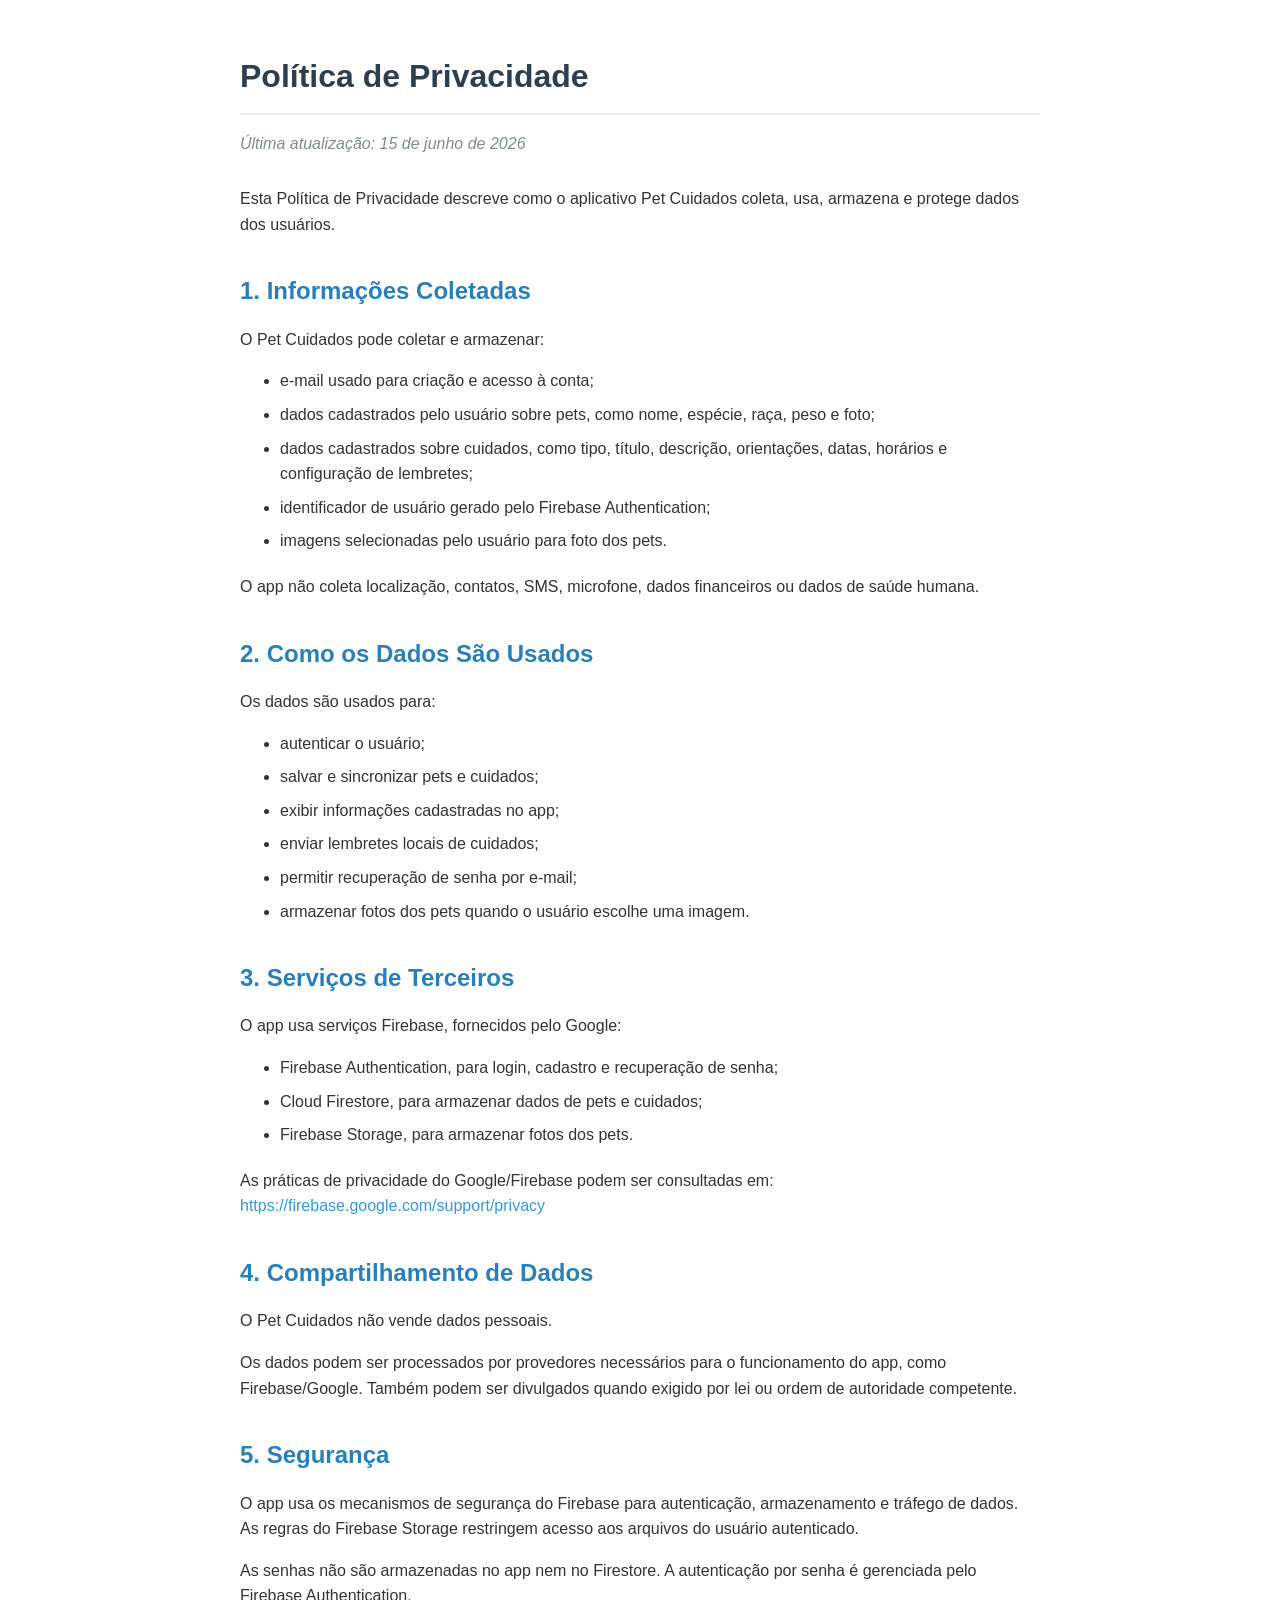
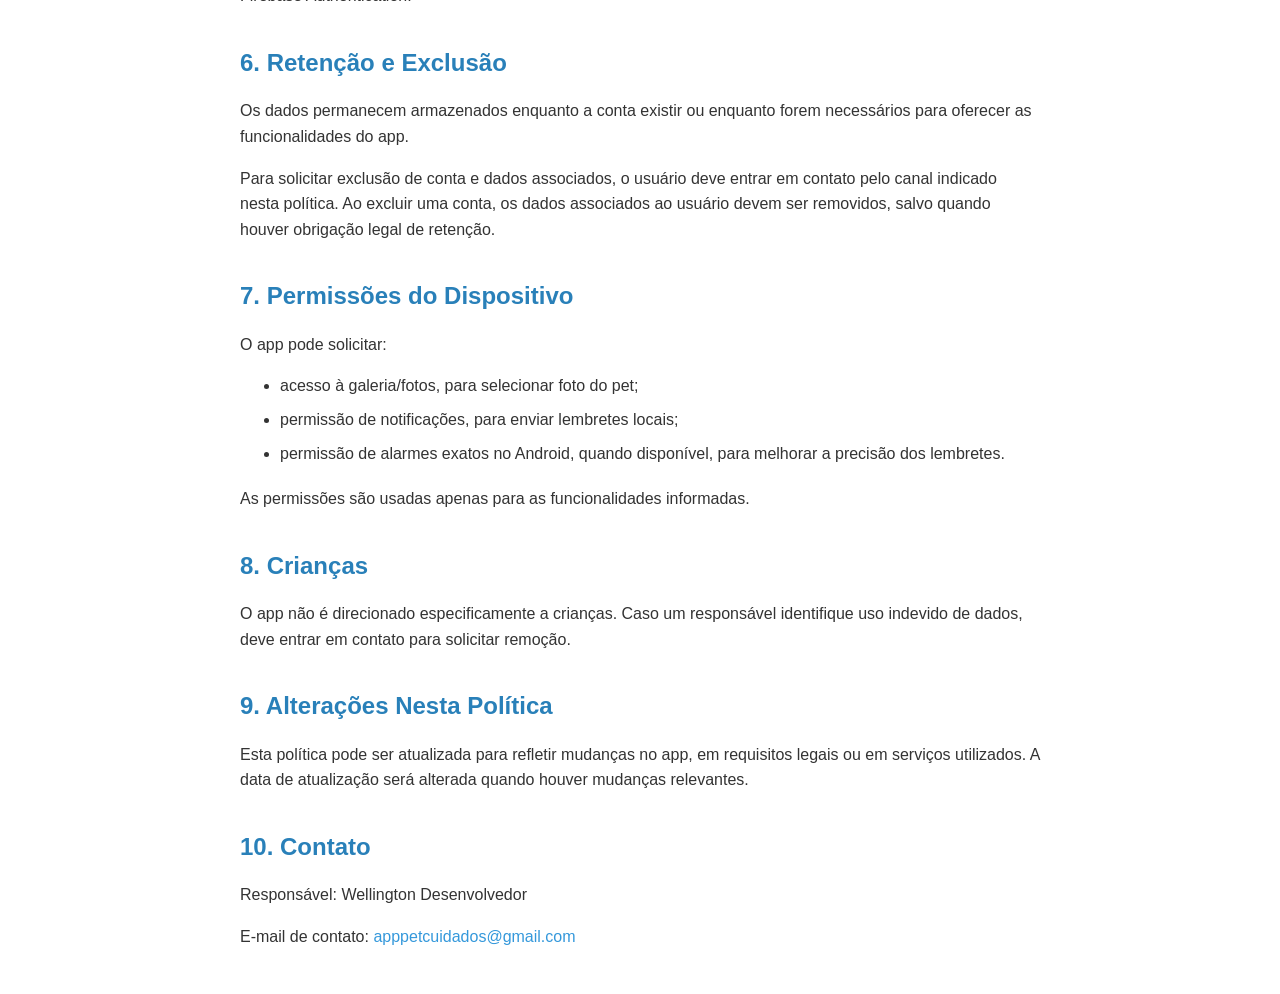
<file: pet-cuidados/privacy-policy.html>
<!doctype html>
<html lang="pt-BR">
  <head>
    <meta charset="UTF-8" />
    <meta name="viewport" content="width=device-width, initial-scale=1.0" />
    <title>Política de Privacidade - Pet Cuidados</title>
    <style>
      body {
        font-family:
          -apple-system, BlinkMacSystemFont, 'Segoe UI', Roboto, Helvetica,
          Arial, sans-serif;
        line-height: 1.6;
        color: #333333;
        max-width: 800px;
        margin: 0 auto;
        padding: 30px 20px;
      }
      h1 {
        color: #2c3e50;
        border-bottom: 2px solid #ecf0f1;
        padding-bottom: 10px;
        margin-bottom: 5px;
      }
      h2 {
        color: #2980b9;
        margin-top: 35px;
        margin-bottom: 15px;
      }
      p {
        margin-bottom: 15px;
      }
      ul {
        margin-bottom: 20px;
      }
      li {
        margin-bottom: 8px;
      }
      a {
        color: #3498db;
        text-decoration: none;
      }
      a:hover {
        text-decoration: underline;
      }
      .data-atualizacao {
        font-style: italic;
        color: #7f8c8d;
        margin-bottom: 30px;
      }
    </style>
  </head>
  <body>
    <h1>Política de Privacidade</h1>

    <p class="data-atualizacao">Última atualização: 15 de junho de 2026</p>

    <p>
      Esta Política de Privacidade descreve como o aplicativo Pet Cuidados
      coleta, usa, armazena e protege dados dos usuários.
    </p>

    <h2>1. Informações Coletadas</h2>
    <p>O Pet Cuidados pode coletar e armazenar:</p>
    <ul>
      <li>e-mail usado para criação e acesso à conta;</li>
      <li>
        dados cadastrados pelo usuário sobre pets, como nome, espécie, raça,
        peso e foto;
      </li>
      <li>
        dados cadastrados sobre cuidados, como tipo, título, descrição,
        orientações, datas, horários e configuração de lembretes;
      </li>
      <li>identificador de usuário gerado pelo Firebase Authentication;</li>
      <li>imagens selecionadas pelo usuário para foto dos pets.</li>
    </ul>
    <p>
      O app não coleta localização, contatos, SMS, microfone, dados financeiros
      ou dados de saúde humana.
    </p>

    <h2>2. Como os Dados São Usados</h2>
    <p>Os dados são usados para:</p>
    <ul>
      <li>autenticar o usuário;</li>
      <li>salvar e sincronizar pets e cuidados;</li>
      <li>exibir informações cadastradas no app;</li>
      <li>enviar lembretes locais de cuidados;</li>
      <li>permitir recuperação de senha por e-mail;</li>
      <li>armazenar fotos dos pets quando o usuário escolhe uma imagem.</li>
    </ul>

    <h2>3. Serviços de Terceiros</h2>
    <p>O app usa serviços Firebase, fornecidos pelo Google:</p>
    <ul>
      <li>
        Firebase Authentication, para login, cadastro e recuperação de senha;
      </li>
      <li>Cloud Firestore, para armazenar dados de pets e cuidados;</li>
      <li>Firebase Storage, para armazenar fotos dos pets.</li>
    </ul>
    <p>
      As práticas de privacidade do Google/Firebase podem ser consultadas em:<br />
      <a
        href="https://firebase.google.com/support/privacy"
        target="_blank"
        rel="noopener noreferrer"
        >https://firebase.google.com/support/privacy</a
      >
    </p>

    <h2>4. Compartilhamento de Dados</h2>
    <p>O Pet Cuidados não vende dados pessoais.</p>
    <p>
      Os dados podem ser processados por provedores necessários para o
      funcionamento do app, como Firebase/Google. Também podem ser divulgados
      quando exigido por lei ou ordem de autoridade competente.
    </p>

    <h2>5. Segurança</h2>
    <p>
      O app usa os mecanismos de segurança do Firebase para autenticação,
      armazenamento e tráfego de dados. As regras do Firebase Storage restringem
      acesso aos arquivos do usuário autenticado.
    </p>
    <p>
      As senhas não são armazenadas no app nem no Firestore. A autenticação por
      senha é gerenciada pelo Firebase Authentication.
    </p>

    <h2>6. Retenção e Exclusão</h2>
    <p>
      Os dados permanecem armazenados enquanto a conta existir ou enquanto forem
      necessários para oferecer as funcionalidades do app.
    </p>
    <p>
      Para solicitar exclusão de conta e dados associados, o usuário deve entrar
      em contato pelo canal indicado nesta política. Ao excluir uma conta, os
      dados associados ao usuário devem ser removidos, salvo quando houver
      obrigação legal de retenção.
    </p>

    <h2>7. Permissões do Dispositivo</h2>
    <p>O app pode solicitar:</p>
    <ul>
      <li>acesso à galeria/fotos, para selecionar foto do pet;</li>
      <li>permissão de notificações, para enviar lembretes locais;</li>
      <li>
        permissão de alarmes exatos no Android, quando disponível, para melhorar
        a precisão dos lembretes.
      </li>
    </ul>
    <p>As permissões são usadas apenas para as funcionalidades informadas.</p>

    <h2>8. Crianças</h2>
    <p>
      O app não é direcionado especificamente a crianças. Caso um responsável
      identifique uso indevido de dados, deve entrar em contato para solicitar
      remoção.
    </p>

    <h2>9. Alterações Nesta Política</h2>
    <p>
      Esta política pode ser atualizada para refletir mudanças no app, em
      requisitos legais ou em serviços utilizados. A data de atualização será
      alterada quando houver mudanças relevantes.
    </p>

    <h2>10. Contato</h2>
    <p>Responsável: Wellington Desenvolvedor</p>
    <p>
      E-mail de contato:
      <a href="mailto:apppetcuidados@gmail.com">apppetcuidados@gmail.com</a>
    </p>
  </body>
</html>
</file>
